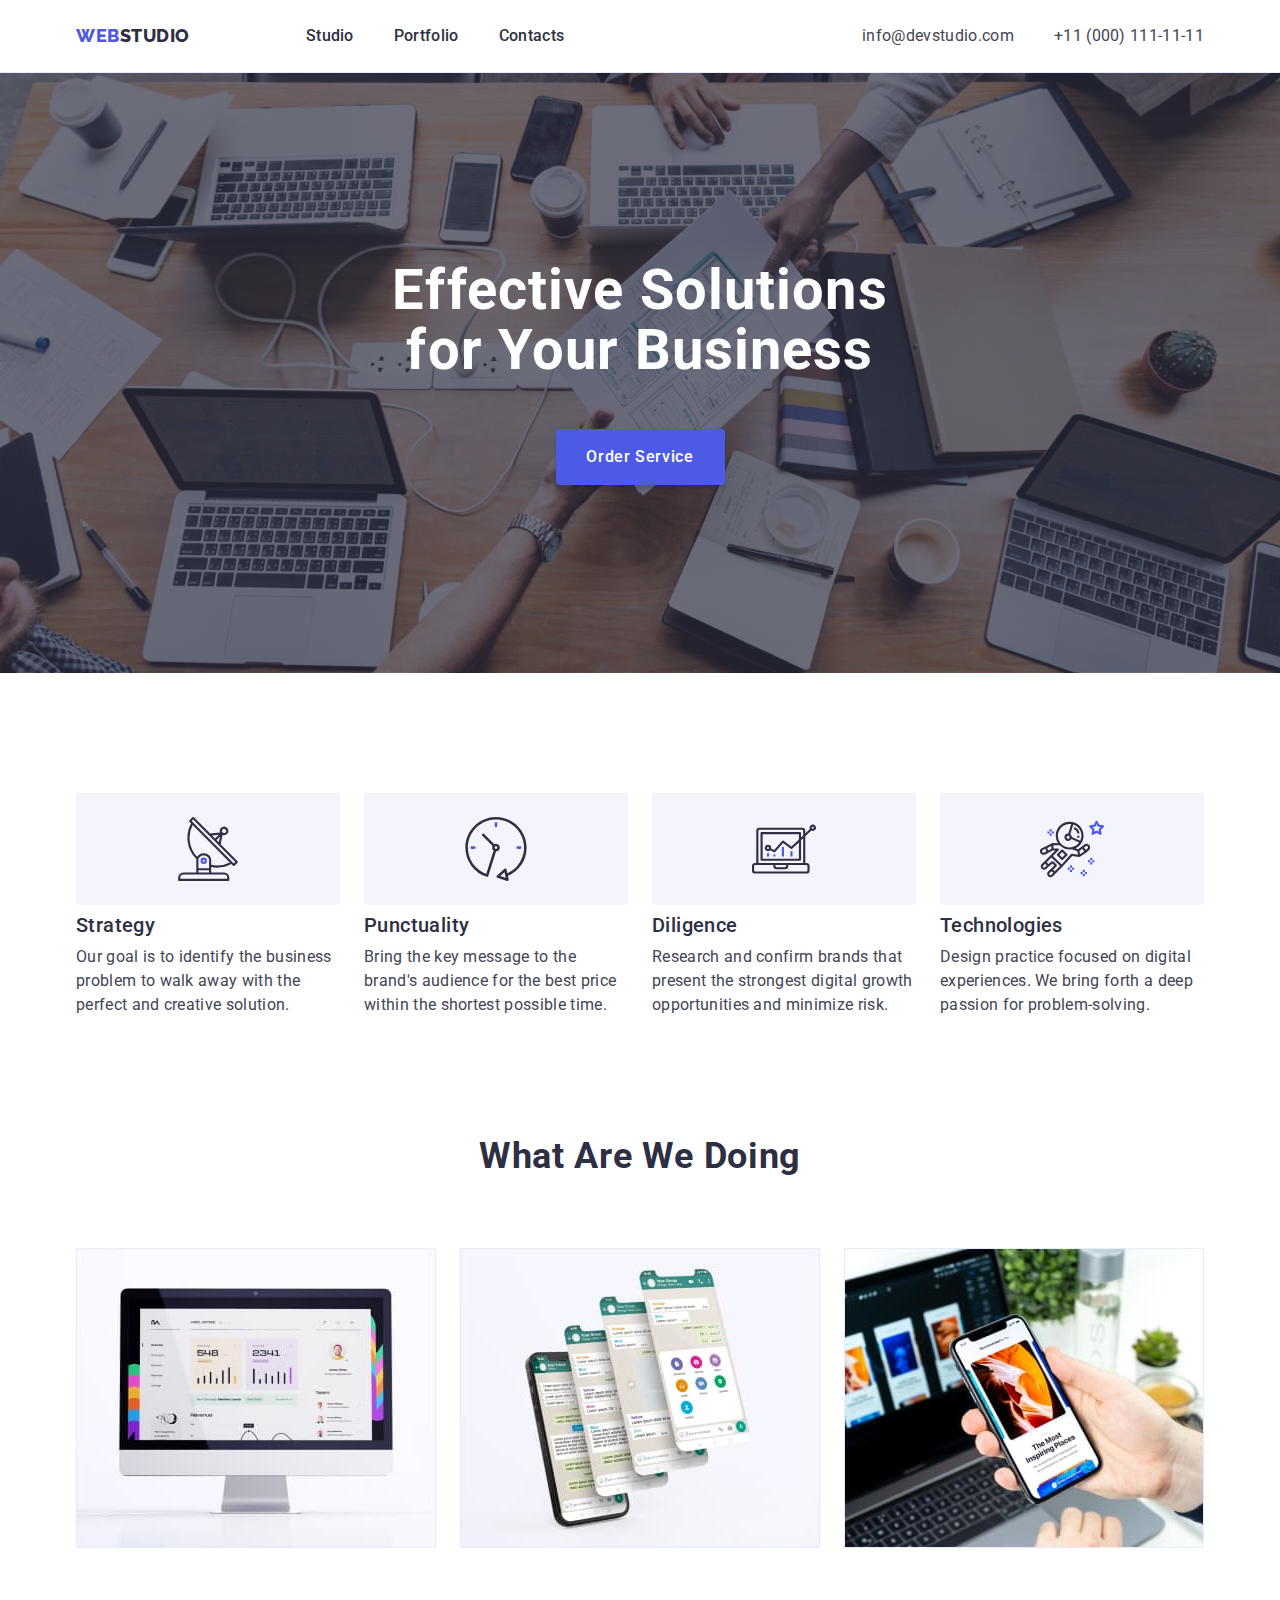
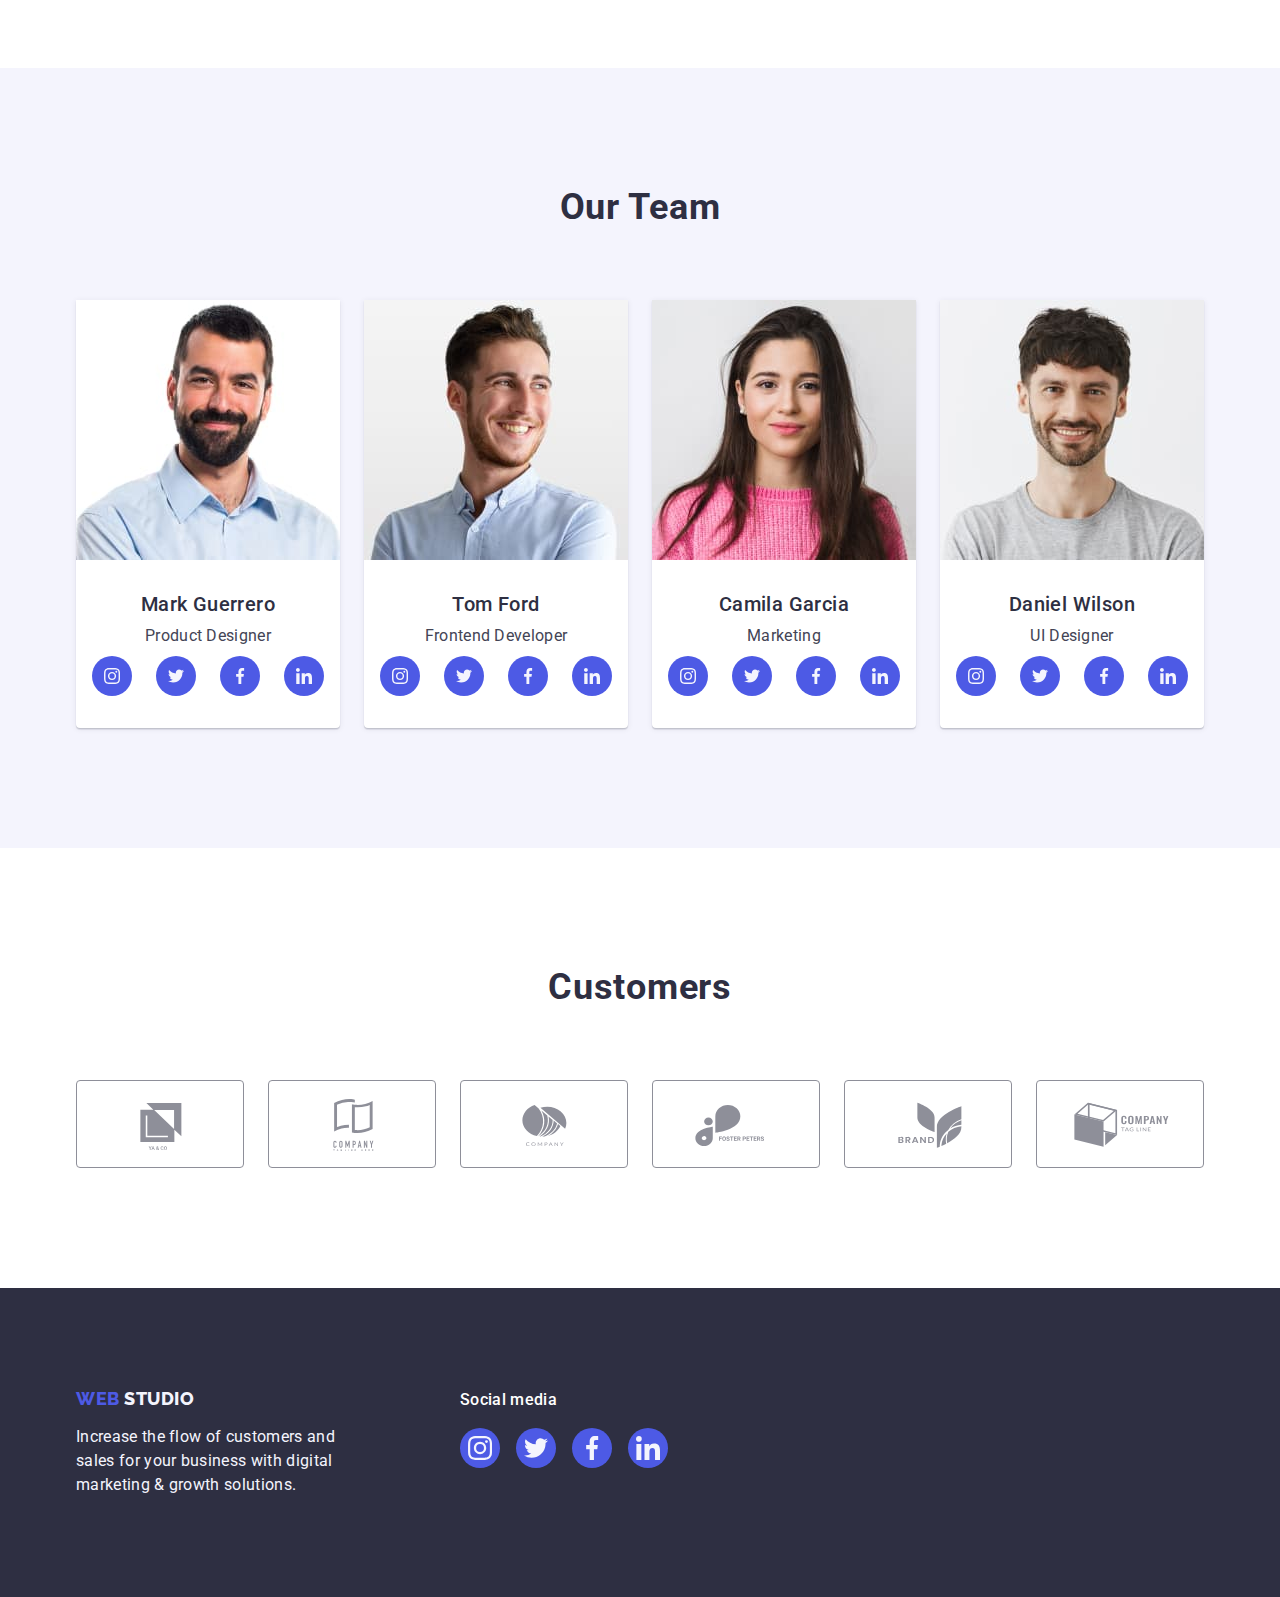
<file: index.html>
<!DOCTYPE html>
<html lang="en">
  <head>
    <meta charset="UTF-8" />
    <meta http-equiv="X-UA-Compatible" content="IE=edge" />
    <meta name="viewport" content="width=device-width, initial-scale=1.0" />
    <title>Document</title>

    <link
      rel="stylesheet"
      href="https://cdn.jsdelivr.net/npm/modern-normalize@1.1.0/modern-normalize.min.css"
    />

    <link rel="stylesheet" href="./css/styles.css" />
    <link rel="preconnect" href="https://fonts.googleapis.com" />
    <link rel="preconnect" href="https://fonts.gstatic.com" crossorigin />
    <link
      href="https://fonts.googleapis.com/css2?family=Raleway:wght@800&family=Roboto:wght@400;500;700&display=swap"
      rel="stylesheet"
    />
  </head>
  <body class="body">
    <header class="header-page">
      <div class="header-container container">
        <nav class="header-nav">
          <a class="logo link" href="./index.html"
            >Web<span class="logo-dark">Studio</span></a
          >
          <ul class="header-nav-list list">
            <li><a class="link header-link" href="./index.html">Studio</a></li>
            <li>
              <a class="link header-link" href="./portfolio.html">Portfolio</a>
            </li>
            <li><a class="link header-link" href="">Contacts</a></li>
          </ul>
        </nav>
        <address class="link">
          <ul class="header-nav list">
            <li>
              <a class="link header-contact" href="mailto:info@devstudio.com"
                >info@devstudio.com</a
              >
            </li>
            <li>
              <a class="link header-contact" href="tel:+110001111111"
                >+11 (000) 111-11-11</a
              >
            </li>
          </ul>
        </address>
      </div>
    </header>
    <main>
      <section class="dark-bg hero-images title-container">
        <div class="container">
          <h1 class="title">Effective Solutions for Your Business</h1>

          <button class="btn" type="button">Order Service</button>
        </div>
      </section>
      <section class="section-studio">
        <div class="container about-container">
          <h2 class="caption visually-hidden" hidden>Our advantages</h2>
          <ul class="container-list list">
            <li class="subtitle">
              <div class="section-icon about-icon">
                <svg class="" width="64" height="64">
                  <use href="./images/icons.svg#icon-antenna"></use>
                </svg>
              </div>
              <h3 class="uppertitle">Strategy</h3>
              <p class="text">
                Our goal is to identify the business problem to walk away with
                the perfect and creative solution.
              </p>
            </li>
            <li class="subtitle">
              <div class="section-icon about-icon">
                <svg class="" width="64" height="64">
                  <use href="./images/icons.svg#icon-clock"></use>
                </svg>
              </div>
              <h3 class="uppertitle">Punctuality</h3>
              <p class="text">
                Bring the key message to the brand's audience for the best price
                within the shortest possible time.
              </p>
            </li>
            <li class="subtitle">
              <div class="about-icon section-icon">
                <svg class="" width="64" height="64">
                  <use href="./images/icons.svg#icon-diagram"></use>
                </svg>
              </div>
              <h3 class="uppertitle">Diligence</h3>
              <p class="text">
                Research and confirm brands that present the strongest digital
                growth opportunities and minimize risk.
              </p>
            </li>
            <li class="subtitle">
              <div class="section-icon about-icon">
                <svg class="" width="64" height="64">
                  <use href="./images/icons.svg#icon-astronaut"></use>
                </svg>
              </div>
              <h3 class="uppertitle">Technologies</h3>
              <p class="text">
                Design practice focused on digital experiences. We bring forth a
                deep passion for problem-solving.
              </p>
            </li>
          </ul>
        </div>
      </section>
      <section class="section-pic">
        <div class="container">
          <h2 class="caption">What are we doing</h2>
          <ul class="list images-list">
            <li class="pic">
              <img
                src="./images/img1.jpg"
                width="360"
                height="300"
                alt="computer screen"
              />
            </li>
            <li class="pic">
              <img
                src="./images/img2.jpg"
                width="360"
                height="300"
                alt="smartphone"
              />
            </li>
            <li class="pic">
              <img
                src="./images/img3.jpg"
                width="360"
                height="300"
                alt="phone in hand"
              />
            </li>
          </ul>
        </div>
      </section>
      <section class="light-bg section-studio">
        <div class="container">
          <h2 class="caption">Our Team</h2>
          <ul class="list team-list">
            <li class="picture team-item team-card">
              <img
                src="./images/img4.jpg"
                width="264"
                height="260"
                alt="Mark Guerrero"
              />
              <div class="team-wrapper">
                <h3 class="uppertitle team-uppertitle">Mark Guerrero</h3>
                <p class="text team-text">Product Designer</p>

                <ul class="list social">
                  <li class="social-item">
                    <a
                      class="social-link link"
                      href="https://instagram.com"
                      target="_blank"
                      rel="noopener noreferrer"
                    >
                      <svg class="social-icon" width="16" height="16">
                        <use href="./images/icons.svg#icon-instagram"></use>
                      </svg>
                    </a>
                  </li>

                  <li class="social-item">
                    <a
                      class="social-link link"
                      href="https://twitter.com"
                      target="_blank"
                      rel="noopener noreferrer"
                    >
                      <svg class="social-icon" width="16" height="16">
                        <use href="./images/icons.svg#icon-twitter"></use>
                      </svg>
                    </a>
                  </li>
                  <li class="social-item">
                    <a
                      class="social-link link"
                      href="https://facebook.com"
                      target="_blank"
                      rel="noopener noreferrer"
                    >
                      <svg class="social-icon" width="16" height="16">
                        <use href="./images/icons.svg#icon-facebook"></use>
                      </svg>
                    </a>
                  </li>
                  <li class="social-item">
                    <a
                      class="social-link link"
                      href="https://linkedin.com"
                      target="_blank"
                      rel="noopener noreferrer"
                    >
                      <svg class="social-icon" width="16" height="16">
                        <use href="./images/icons.svg#icon-linkedin"></use>
                      </svg>
                    </a>
                  </li>
                </ul>
              </div>
            </li>
            <li class="picture team-item team-card">
              <img
                src="./images/img5.jpg"
                width="264"
                height="260"
                alt="Tom Ford"
              />
              <div class="team-wrapper">
                <h3 class="uppertitle team-uppertitle">Tom Ford</h3>
                <p class="text team-text">Frontend Developer</p>
                <ul class="list social">
                  <li class="social-item">
                    <a
                      class="social-link link"
                      href="https://instagram.com"
                      target="_blank"
                      rel="noopener noreferrer"
                    >
                      <svg class="social-icon" width="16" height="16">
                        <use href="./images/icons.svg#icon-instagram"></use>
                      </svg>
                    </a>
                  </li>

                  <li class="social-item">
                    <a
                      class="social-link link"
                      href="https://twitter.com"
                      target="_blank"
                      rel="noopener noreferrer"
                    >
                      <svg class="social-icon" width="16" height="16">
                        <use href="./images/icons.svg#icon-twitter"></use>
                      </svg>
                    </a>
                  </li>
                  <li class="social-item">
                    <a
                      class="social-link link"
                      href="https://facebook.com"
                      target="_blank"
                      rel="noopener noreferrer"
                    >
                      <svg class="social-icon" width="16" height="16">
                        <use href="./images/icons.svg#icon-facebook"></use>
                      </svg>
                    </a>
                  </li>
                  <li class="social-item">
                    <a
                      class="social-link link"
                      href="https://linkedin.com"
                      target="_blank"
                      rel="noopener noreferrer"
                    >
                      <svg class="social-icon" width="16" height="16">
                        <use href="./images/icons.svg#icon-linkedin"></use>
                      </svg>
                    </a>
                  </li>
                </ul>
              </div>
            </li>
            <li class="picture team-item team-card">
              <img
                src="./images/img6.jpg"
                width="264"
                height="260"
                alt="Camila Garcia"
              />
              <div class="team-wrapper">
                <h3 class="uppertitle team-uppertitle">Camila Garcia</h3>
                <p class="text team-text">Marketing</p>
                <ul class="list social">
                  <li class="social-item">
                    <a
                      class="social-link link"
                      href="https://instagram.com"
                      target="_blank"
                      rel="noopener noreferrer"
                    >
                      <svg class="social-icon" width="16" height="16">
                        <use href="./images/icons.svg#icon-instagram"></use>
                      </svg>
                    </a>
                  </li>

                  <li class="social-item">
                    <a
                      class="social-link link"
                      href="https://twitter.com"
                      target="_blank"
                      rel="noopener noreferrer"
                    >
                      <svg class="social-icon" width="16" height="16">
                        <use href="./images/icons.svg#icon-twitter"></use>
                      </svg>
                    </a>
                  </li>
                  <li class="social-item">
                    <a
                      class="social-link link"
                      href="https://facebook.com"
                      target="_blank"
                      rel="noopener noreferrer"
                    >
                      <svg class="social-icon" width="16" height="16">
                        <use href="./images/icons.svg#icon-facebook"></use>
                      </svg>
                    </a>
                  </li>
                  <li class="social-item">
                    <a
                      class="social-link link"
                      href="https://linkedin.com"
                      target="_blank"
                      rel="noopener noreferrer"
                    >
                      <svg class="social-icon" width="16" height="16">
                        <use href="./images/icons.svg#icon-linkedin"></use>
                      </svg>
                    </a>
                  </li>
                </ul>
              </div>
            </li>
            <li class="picture team-item team-card">
              <img
                src="./images/img7.jpg"
                width="264"
                height="260"
                alt="Daniel Wilson"
              />
              <div class="team-wrapper">
                <h3 class="uppertitle team-uppertitle">Daniel Wilson</h3>
                <p class="text team-text">UI Designer</p>
                <ul class="list social">
                  <li class="social-item">
                    <a
                      class="social-link link"
                      href="https://instagram.com"
                      target="_blank"
                      rel="noopener noreferrer"
                    >
                      <svg class="social-icon" width="16" height="16">
                        <use href="./images/icons.svg#icon-instagram"></use>
                      </svg>
                    </a>
                  </li>

                  <li class="social-item">
                    <a
                      class="social-link link"
                      href="https://twitter.com"
                      target="_blank"
                      rel="noopener noreferrer"
                    >
                      <svg class="social-icon" width="16" height="16">
                        <use href="./images/icons.svg#icon-twitter"></use>
                      </svg>
                    </a>
                  </li>
                  <li class="social-item">
                    <a
                      class="social-link link"
                      href="https://facebook.com"
                      target="_blank"
                      rel="noopener noreferrer"
                    >
                      <svg class="social-icon" width="16" height="16">
                        <use href="./images/icons.svg#icon-facebook"></use>
                      </svg>
                    </a>
                  </li>
                  <li class="social-item">
                    <a
                      class="social-link link"
                      href="https://linkedin.com"
                      target="_blank"
                      rel="noopener noreferrer"
                    >
                      <svg class="social-icon" width="16" height="16">
                        <use href="./images/icons.svg#icon-linkedin"></use>
                      </svg>
                    </a>
                  </li>
                </ul>
              </div>
            </li>
          </ul>
        </div>
      </section>
      <section class="customers-container">
        <div class="container">
          <h2 class="caption">Customers</h2>

          <ul class="list customers">
            <li class="icon-list">
              <a class="icon-item" href="">
                <svg class="customers-icon" width="104" height="56">
                  <use href="./images/icons.svg#icon-Logo"></use>
                </svg>
              </a>
            </li>
            <li class="icon-list">
              <a class="icon-item" href="">
                <svg class="customers-icon" width="104" height="56">
                  <use href="./images/icons.svg#icon-Logo-1"></use>
                </svg>
              </a>
            </li>
            <li class="icon-list">
              <a class="icon-item" href="">
                <svg class="customers-icon" width="104" height="56">
                  <use href="./images/icons.svg#icon-Logo-2"></use>
                </svg>
              </a>
            </li>
            <li class="icon-list">
              <a class="icon-item" href="">
                <svg class="customers-icon" width="104" height="56">
                  <use href="./images/icons.svg#icon-Logo-3"></use>
                </svg>
              </a>
            </li>
            <li class="icon-list">
              <a class="icon-item" href="">
                <svg class="customers-icon" width="104" height="56">
                  <use href="./images/icons.svg#icon-Logo-4"></use>
                </svg>
              </a>
            </li>
            <li class="icon-list">
              <a class="icon-item" href="">
                <svg class="customers-icon" width="104" height="56">
                  <use href="./images/icons.svg#icon-Logo-5"></use>
                </svg>
              </a>
            </li>
          </ul>
        </div>
      </section>
    </main>

    <footer class="dark-bg logo-footer">
      <div class="footer-link container">
        <div class="container-logo">
          <a class="logo link logo-text" href="./index.html"
            >Web <span class="logo-light">Studio</span></a
          >
          <p class="footer-text">
            Increase the flow of customers and sales for your business with
            digital marketing & growth solutions.
          </p>
        </div>
        <div class="container-icon">
          <p class="social-media">Social media</p>
          <ul class="list social-footer">
            <li class="social-item">
              <a
                class="social-link-footer"
                href="https://instagram.com"
                target="_blank"
                rel="noopener noreferrer"
              >
                <svg class="social-icon" width="24" height="24">
                  <use href="./images/icons.svg#icon-instagram"></use>
                </svg>
              </a>
            </li>

            <li class="social-item">
              <a
                class="social-link-footer"
                href="https://twitter.com"
                target="_blank"
                rel="noopener noreferrer"
              >
                <svg class="social-icon" width="24" height="24">
                  <use href="./images/icons.svg#icon-twitter"></use>
                </svg>
              </a>
            </li>
            <li class="social-item">
              <a
                class="social-link-footer"
                href="https://facebook.com"
                target="_blank"
                rel="noopener noreferrer"
              >
                <svg class="social-icon" width="24" height="24">
                  <use href="./images/icons.svg#icon-facebook"></use>
                </svg>
              </a>
            </li>
            <li class="social-item">
              <a
                class="social-link-footer"
                href="https://linkedin.com"
                target="_blank"
                rel="noopener noreferrer"
              >
                <svg class="social-icon" width="24" height="24">
                  <use href="./images/icons.svg#icon-linkedin"></use>
                </svg>
              </a>
            </li>
          </ul>
        </div>
      </div>
    </footer>
  </body>
</html>
</file>
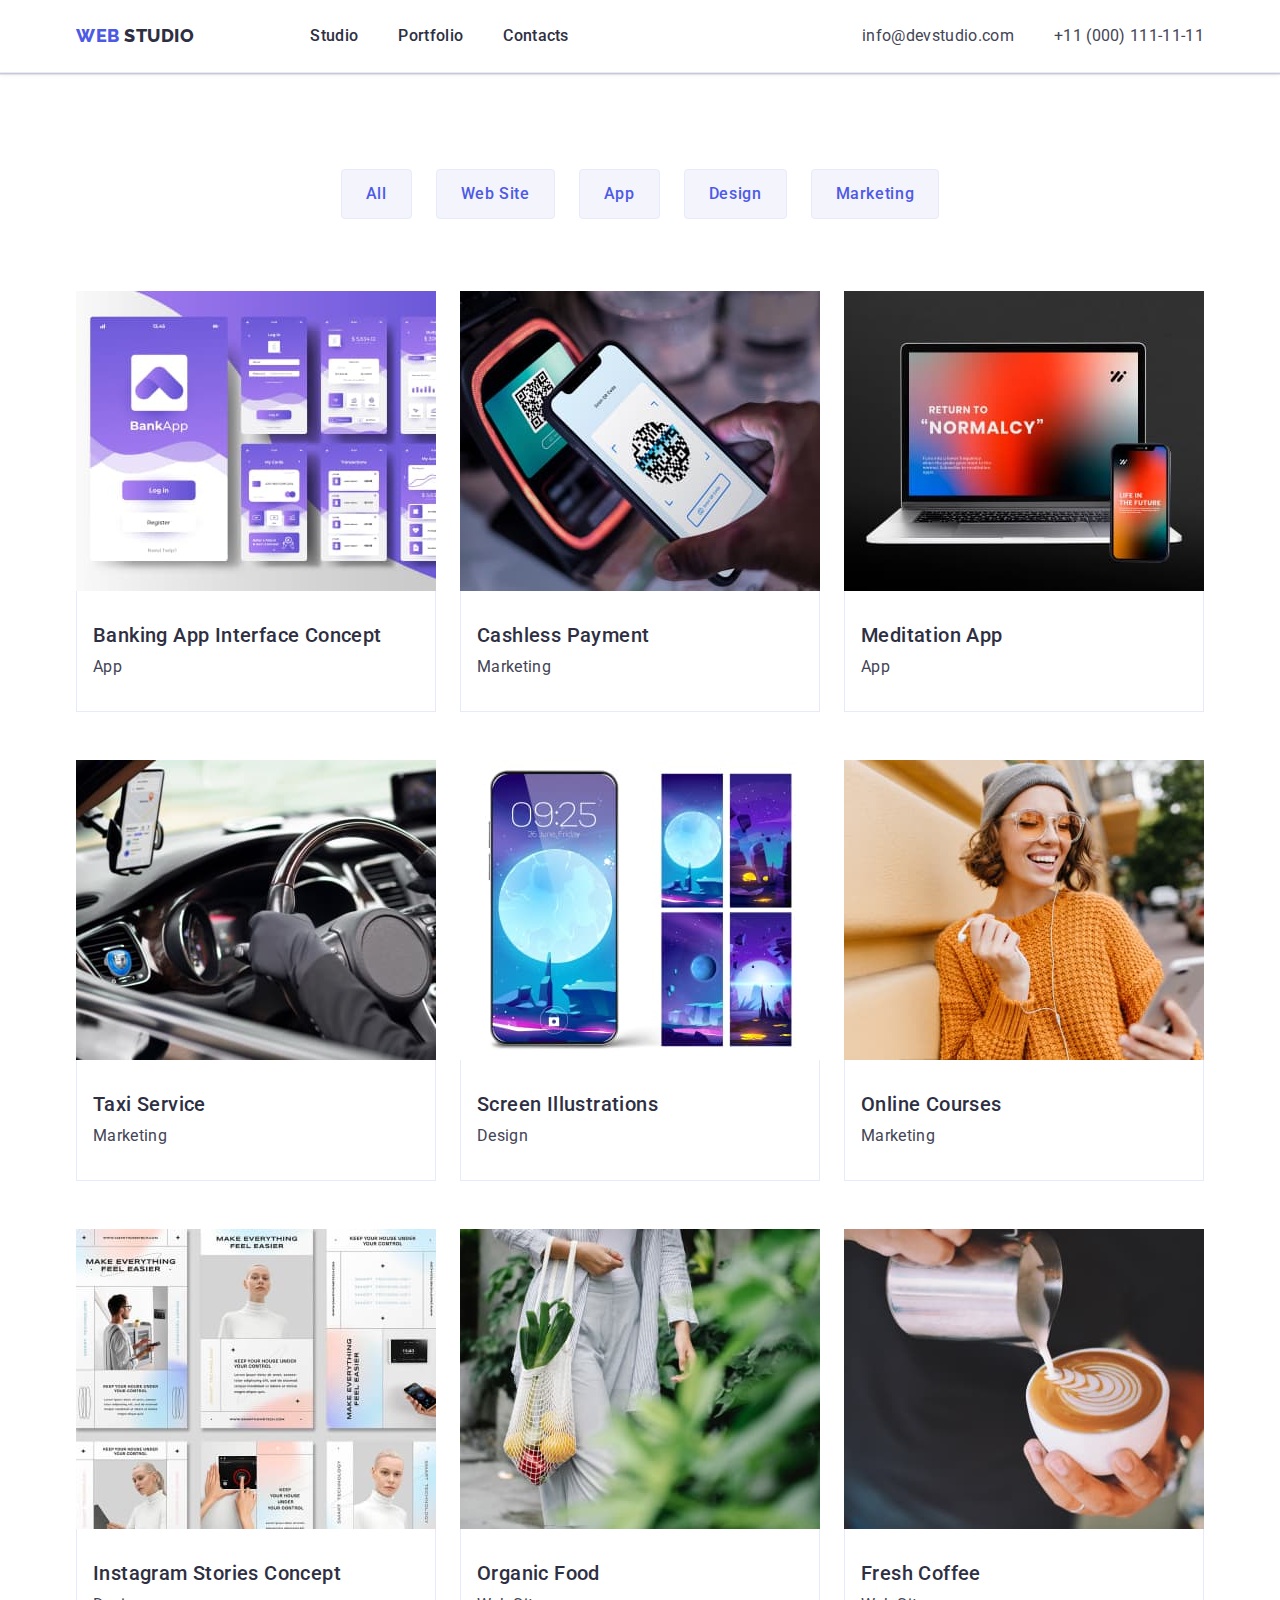
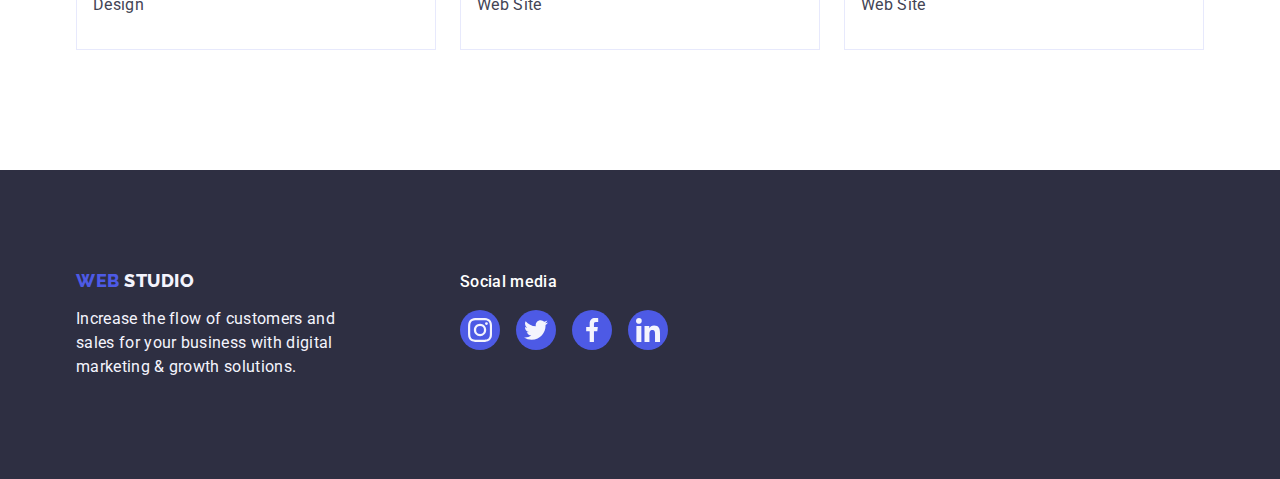
<file: portfolio.html>
<!DOCTYPE html>
<html lang="en">
  <head>
    <meta charset="UTF-8" />
    <meta http-equiv="X-UA-Compatible" content="IE=edge" />
    <meta name="viewport" content="width=device-width, initial-scale=1.0" />
    <title>Document</title>

    <link
      rel="stylesheet"
      href="https://cdn.jsdelivr.net/npm/modern-normalize@1.1.0/modern-normalize.min.css"
    />

    <link rel="stylesheet" href="./css/styles.css" />
    <link rel="preconnect" href="https://fonts.googleapis.com" />
    <link rel="preconnect" href="https://fonts.gstatic.com" crossorigin />
    <link
      href="https://fonts.googleapis.com/css2?family=Raleway:wght@800&family=Roboto:wght@400;500;700&display=swap"
      rel="stylesheet"
    />
  </head>

  <body class="body">
    <header class="header-page">
      <div class="header-container container">
        <nav class="header-nav">
          <a class="logo link" href="./index.html"
            >Web <span class="logo-dark">Studio</span></a
          >
          <ul class="header-nav-list list">
            <li><a class="link header-link" href="./index.html">Studio</a></li>
            <li>
              <a class="link header-link" href="./portfolio.html">Portfolio</a>
            </li>
            <li><a class="link header-link" href="">Contacts</a></li>
          </ul>
        </nav>
        <address class="link">
          <ul class="header-nav list">
            <li>
              <a class="link header-contact" href="mailto:info@devstudio.com"
                >info@devstudio.com</a
              >
            </li>
            <li>
              <a class="link header-contact" href="tel:+110001111111"
                >+11 (000) 111-11-11</a
              >
            </li>
          </ul>
        </address>
      </div>
    </header>

    <main>
      <section class="portfolio-section">
        <div class="container container-item">
          <h1 class="visually-hidden" hidden>Portfolio</h1>

          <ul class="list btn-list">
            <li><button class="bth-portfolio" type="button">All</button></li>
            <li>
              <button class="bth-portfolio" type="button">Web Site</button>
            </li>
            <li><button class="bth-portfolio" type="button">App</button></li>
            <li>
              <button class="bth-portfolio" type="button">Design</button>
            </li>
            <li>
              <button class="bth-portfolio" type="button">Marketing</button>
            </li>
          </ul>

          <ul class="list card">
            <li class="card-item">
              <a class="link card-link" href="">
                <img
                  src="./images/hw-02/img-1.jpg"
                  width="360"
                  height="300"
                  alt="Banking App Interface Concept"
                />
                <div class="card-wrapper">
                  <h2 class="uppertitle">Banking App Interface Concept</h2>
                  <p class="text">App</p>
                </div>
              </a>
            </li>
            <li class="card-item">
              <a class="link card-link" href="">
                <img
                  src="./images/hw-02/img-2.jpg"
                  width="360"
                  height="300"
                  alt="Cashless Payment"
                />
                <div class="card-wrapper">
                  <h2 class="uppertitle">Cashless Payment</h2>
                  <p class="text">Marketing</p>
                </div>
              </a>
            </li>
            <li class="card-item">
              <a class="link card-link" href="">
                <img
                  src="./images/hw-02/img-3.jpg"
                  width="360"
                  height="300"
                  alt="Meditation App"
                />
                <div class="card-wrapper">
                  <h2 class="uppertitle">Meditation App</h2>
                  <p class="text">App</p>
                </div>
              </a>
            </li>
            <li class="card-item">
              <a class="link card-link" href="">
                <img
                  src="./images/hw-02/img-4.jpg"
                  width="360"
                  height="300"
                  alt="Taxi Service"
                />
                <div class="card-wrapper">
                  <h2 class="uppertitle">Taxi Service</h2>
                  <p class="text">Marketing</p>
                </div>
              </a>
            </li>
            <li class="card-item">
              <a class="link card-link" href="">
                <img
                  src="./images/hw-02/img-5.jpg"
                  width="360"
                  height="300"
                  alt="Screen Illustrations"
                />
                <div class="card-wrapper">
                  <h2 class="uppertitle">Screen Illustrations</h2>
                  <p class="text">Design</p>
                </div>
              </a>
            </li>
            <li class="card-item">
              <a class="link card-link" href="">
                <img
                  src="./images/hw-02/img-6.jpg"
                  width="360"
                  height="300"
                  alt="Online Courses"
                />
                <div class="card-wrapper">
                  <h2 class="uppertitle">Online Courses</h2>
                  <p class="text">Marketing</p>
                </div>
              </a>
            </li>
            <li class="card-item">
              <a class="link card-link" href="">
                <img
                  src="./images/hw-02/img-7.jpg"
                  width="360"
                  height="300"
                  alt="Instagram Stories Concept"
                />
                <div class="card-wrapper">
                  <h2 class="uppertitle">Instagram Stories Concept</h2>
                  <p class="text">Design</p>
                </div>
              </a>
            </li>
            <li class="card-item">
              <a class="link card-link" href="">
                <img
                  src="./images/hw-02/img-8.jpg"
                  width="360"
                  height="300"
                  alt="Organic Food"
                />
                <div class="card-wrapper">
                  <h2 class="uppertitle">Organic Food</h2>
                  <p class="text">Web Site</p>
                </div>
              </a>
            </li>
            <li class="card-item">
              <a class="link card-link" href="">
                <img
                  src="./images/hw-02/img-9.jpg"
                  width="360"
                  height="300"
                  alt="Fresh Coffee"
                />
                <div class="card-wrapper">
                  <h2 class="uppertitle">Fresh Coffee</h2>
                  <p class="text">Web Site</p>
                </div>
              </a>
            </li>
          </ul>
        </div>
      </section>
    </main>
    <footer class="dark-bg logo-footer">
      <div class="footer-link container">
        <div class="container-logo">
          <a class="logo link logo-text" href="./portfolio.html"
            >Web <span class="logo-light">Studio</span></a
          >
          <p class="footer-text">
            Increase the flow of customers and sales for your business with
            digital marketing & growth solutions.
          </p>
        </div>
        <div class="container-icon">
          <p class="social-media">Social media</p>
          <ul class="list social-footer">
            <li class="social-item">
              <a
                class="social-link link"
                href="https://instagram.com"
                target="_blank"
                rel="noopener noreferrer"
              >
                <svg class="social-icon" width="24" height="24">
                  <use href="./images/icons.svg#icon-instagram"></use>
                </svg>
              </a>
            </li>

            <li class="social-item">
              <a
                class="social-link link"
                href="https://twitter.com"
                target="_blank"
                rel="noopener noreferrer"
              >
                <svg class="social-icon" width="24" height="24">
                  <use href="./images/icons.svg#icon-twitter"></use>
                </svg>
              </a>
            </li>
            <li class="social-item">
              <a
                class="social-link link"
                href="https://facebook.com"
                target="_blank"
                rel="noopener noreferrer"
              >
                <svg class="social-icon" width="24" height="24">
                  <use href="./images/icons.svg#icon-facebook"></use>
                </svg>
              </a>
            </li>
            <li class="social-item">
              <a
                class="social-link link"
                href="https://linkedin.com"
                target="_blank"
                rel="noopener noreferrer"
              >
                <svg class="social-icon" width="24" height="24">
                  <use href="./images/icons.svg#icon-linkedin"></use>
                </svg>
              </a>
            </li>
          </ul>
        </div>
      </div>
    </footer>
  </body>
</html>
</file>
<file: css/styles.css>
:root {
  --primary-font: Roboto, sans-serif;
  --secondary-font: Raleway, sans-serif;
  --main-txt-cl: #434455;
  --light-txt-cl: #ffffff;
  --accent-txt-cl: #4d5ae5;
  --okean-active-btn: #404bbf;
  --logo-dark-txt-container: #2e2f42;
  --logo-btn-txt: #f4f4fd;
  --light-bg-container: #f4f4fd;
  --icon: #8e8f99;
}

.body {
  font-family: var(--primary-font);
  font-size: 16px;
  line-height: 1.5;
  letter-spacing: 0.02em;
  color: var(--main-txt-cl);
  background-color: var(--light-txt-cl);
}



h1,
h2,
h3,
h4,
h5,
h6,
p {
  margin: 0;
}

ul,
ol {
  margin: 0;
}
img {
  display: block;
  max-width: 100%;
  height: auto;
}
.container {
  width: 1158px;
  margin-left: auto;
  margin-right: auto;
  padding-left: 15px;
  padding-right: 15px;
}
.container-item {
  border-top: none;
}

.list {
  border-top: none;
  list-style: none;
  font-style: normal;
  padding: 0;
  margin: 0;
}
.link {
  display: inline-block;
  text-decoration: none;
  font-style: normal;
}
button {
  font-style: inherit;
  color: currentColor;
  cursor: pointer;
}
.btn {
  display: block;
  margin-left: auto;
  margin-right: auto;
  margin-top: 48px;
  min-width: 169px;
  font-family: var(--primary-font);
  font-weight: 500;
  font-size: 16px;
  line-height: 1.5;
  display: block;
  align-items: center;
  letter-spacing: 0.04em;
  color: var(--light-txt-cl);
  background-color: var(--accent-txt-cl);
  box-shadow: 0px 4px 4px rgba(0, 0, 0, 0.15);
  cursor: pointer;
  height: 56px;
  border: none;
  border-radius: 4px;
}
.btn:hover,
.btn:focus {
  background-color: var(--okean-active-btn);
}
.bth-portfolio {
  padding: 12px 24px;

  font-family: var(--primary-font);
  font-weight: 500;
  font-size: 16px;
  line-height: 1.5;
  letter-spacing: 0.04em;
  color: var(--accent-txt-cl);
  background-color: var(--logo-btn-txt);
  cursor: pointer;
  border: 1px solid #e7e9fc;
  border-radius: 4px;
}
.bth-portfolio:focus,
.bth-portfolio:hover {
  background-color: #404bbf;
  color: #ffffff;
  border: 1px solid transparent;
  box-shadow: 0px 3px 1px rgba(0, 0, 0, 0.1), 0px 2px 1px rgba(0, 0, 0, 0.08),
    0px 2px 2px rgba(0, 0, 0, 0.12);
  border-radius: 4px;
}

.bth-portfolio:hover,
.btn-portfolio:focus {
  background-color: #404bbf;
  color: #ffffff;
  border: 1px solid transparent;
}

.title {
  margin-bottom: 48px;
  margin-left: auto;
  margin-right: auto;
  max-width: 496px;
  display: block;
  font-family: var(--primary-font);
  font-weight: 700;
  font-size: 56px;
  line-height: 1.07;
  text-align: center;
  letter-spacing: 0.02em;
  color: var(--light-txt-cl);
}

.dark-bg {
  background: var(--logo-dark-txt-container);
}
.hero-images {
  max-width: 1440px;
  margin-left: auto;
  margin-right: auto;
  background: var(--logo-dark-txt-container);
  background-image: linear-gradient(
      rgba(46, 47, 66, 0.7),
      rgba(46, 47, 66, 0.7)
    ),
    url(../images/hero-images/people-office.jpg);
  background-repeat: no-repeat;
  background-position: center;
  background-size: cover;
}

.footer-text {
  width: 264px;
  font-family: var(--primary-font);
  font-weight: 400;
  font-size: 16px;
  line-height: 1.5;
  letter-spacing: 0.02em;
  color: var(--logo-btn-txt);
}
.social-media {
  font-family: "Roboto";
  font-style: normal;
  font-weight: 500;
  font-size: 16px;
  line-height: 1.5;
  letter-spacing: 0.02em;
  color: var(--light-txt-cl);
}
.social-footer {
  display: flex;
  gap: 16px;
}
.social-media {
  margin-bottom: 16px;
}
.social-item {
  width: 40px;
  height: 40px;
}

.footer-link {
  display: flex;
  gap: 120px;
  align-items: baseline;
}
.container-logo {
  width: 264px;
}
.container-icon {
  width: 208px;
}
.logo {
  margin-right: 76px;
  font-family: var(--secondary-font);
  font-weight: 800;
  font-size: 18px;
  line-height: 1.17;
  letter-spacing: 0.03em;
  text-transform: uppercase;
  color: var(--accent-txt-cl);
  text-decoration: none;
}
.logo-dark {
  color: var(--logo-dark-txt-container);
}
.logo-light {
  color: var(--logo-btn-txt);
}
.logo-text {
  margin-bottom: 16px;
}
.logo-footer {
  padding-top: 100px;
  padding-bottom: 100px;
}
.header-link {
  padding-top: 24px;
  padding-bottom: 24px;
  font-family: var(--primary-font);
  font-weight: 500;
  font-size: 16px;
  line-height: 1.5;
  letter-spacing: 0.02em;
  color: var(--logo-dark-txt-container);
}
.header-contact {
  font-family: var(--primary-font);
  font-weight: 400;
  font-size: 16px;
  line-height: 1.5;
  letter-spacing: 0.02em;
  color: var(--main-txt-cl);
  font-style: normal;
}

.header-link:hover,
.header-link:focus,
.header-contact:hover,
.header-contact:focus {
  color: var(--okean-active-btn);
}

.header-container {
  display: flex;
  align-items: center;
  border-top: none;
}
.header-page {
  border-bottom: 1px solid #e7e9fc;
  box-shadow: 0px 2px 1px rgba(46, 47, 66, 0.08),
    0px 1px 1px rgba(46, 47, 66, 0.16), 0px 1px 6px rgba(46, 47, 66, 0.08);
}
.header-nav-list {
  display: flex;
  align-items: center;
  gap: 40px;
}
.header-nav {
  align-items: center;
  margin-right: auto;
  display: flex;
  gap: 40px;
}

.section-studio {
  padding-top: 120px;
  padding-bottom: 120px;
}
.section-pic {
  padding-bottom: 120px;
}

.title-container {
  padding-top: 188px;
  padding-bottom: 188px;
}
.section-icon {
  background: #f4f4fd;
  border-radius: 4px;
  width: 264px;
  height: 112px;
}
.about-icon {
  display: flex;
  justify-content: center;
  align-items: center;
  margin-bottom: 8px;
}

.uppertitle {
  margin-bottom: 8px;
  font-family: var(--primary-font);
  font-weight: 500;
  font-size: 20px;
  line-height: 1.2;
  letter-spacing: 0.02em;
  color: var(--logo-dark-txt-container);
}
.caption {
  margin-bottom: 72px;
  font-family: var(--primary-font);
  font-weight: 700;
  font-size: 36px;
  line-height: 1.1;
  text-align: center;
  letter-spacing: 0.02em;
  text-transform: capitalize;
  color: var(--logo-dark-txt-container);
}
.visually-hidden {
  position: absolute;
  width: 1px;
  height: 1px;
  margin: -1px;
  border: 0;
  padding: 0;
  white-space: nowrap;
  clip-path: inset(100%);
  clip: rect(0 0 0 0);
  overflow: hidden;
}
.light-bg {
  background: var(--light-bg-container);
}
.text {
  font-family: var(--primary-font);
  font-style: normal;
  font-weight: 400;
  font-size: 16px;
  line-height: 1.5;
  letter-spacing: 0.02em;
  color: var(--main-txt-cl);
}
.picture {
  background-color: var(--light-txt-cl);
  box-shadow: 0px 1px 6px rgba(46, 47, 66, 0.08),
    0px 1px 1px rgba(46, 47, 66, 0.16), 0px 2px 1px rgba(46, 47, 66, 0.08);
}

.container-list {
  display: flex;
  flex-wrap: wrap;
  gap: 24px;
}
.subtitle {
  width: 264px;
}
.images-list {
  display: flex;
  flex-wrap: wrap;
  gap: 24px;
}
.pic {
  width: 360px;
}
.team-list {
  display: flex;
  flex-wrap: wrap;
  gap: 24px;
}
.team-item {
  width: calc((100% - (24px * 3)) / 4);
}
.team-wrapper {
  padding: 32px 0;
}
.team-card {
  border-top-left-radius: 0px;
  border-top-right-radius: 0px;
  border-bottom-right-radius: 4px;
  border-bottom-left-radius: 4px;
}
.team-uppertitle {
  text-align: center;
}
.team-text {
  text-align: center;
  margin-bottom: 8px;
}
.social {
  display: flex;
  flex-wrap: wrap;
  justify-content: center;
  gap: 24px;
}
.social-link {
  display: flex;
  justify-content: center;
  align-items: center;
  width: 40px;
  height: 40px;
  border-radius: 50%;
  background-color: #4d5ae5;
}
.social-link:hover,
.social-link:focus {
  background-color: var(--okean-active-btn);
}
.social-link-footer {
  display: flex;
  justify-content: center;
  align-items: center;
  width: 40px;
  height: 40px;
  border-radius: 50%;
  background-color: #4d5ae5;
}
.social-link-footer:hover,
.social-link-footer:focus {
  background-color: #31d0aa;
}

.social-icon {
  fill: #f4f4fd;
}

.btn-list {
  margin-bottom: 72px;
  display: flex;
  flex-wrap: wrap;
  justify-content: center;
  gap: 24px;
  border-top: none;
}
.portfolio-section {
  padding-top: 96px;
  padding-bottom: 120px;
}

.card {
  display: flex;
  flex-wrap: wrap;
  gap: 24px;
  row-gap: 48px;
}
.card-wrapper {
  padding: 32px 16px;
  border: 1px solid #e7e9fc;
  border-top: none;
}
.card-link {
  display: block;
}

.card-link:hover,
.card-link:focus {
  box-shadow: 0px 1px 6px rgba(46, 47, 66, 0.08),
    0px 1px 1px rgba(46, 47, 66, 0.16), 0px 2px 1px rgba(46, 47, 66, 0.08);
}

.socials-icon {
  background: #f4f4fd;
}

.customers {
  display: flex;
  justify-content: center;
  gap: 24px;
}
.customers-icon {
  fill: currentColor;
}
.icon-list {
  width: calc((100% - (24px * 5)) / 6);
}
.icon-item {
  fill: currentColor;
  display: flex;
  justify-content: center;
  align-items: center;
  border: 1px solid var(--icon);
  border-radius: 4px;
  color: var(--icon);
  width: 168px;
  height: 88px;
}
.icon-item:hover,
.icon-item:focus {
  border-color: #404bbf;
  fill: #404bbf;
}
.customers-container {
  padding-top: 120px;
  padding-bottom: 120px;
}
.customers-icon:hover,
.customers-icon:focus {
  fill: #404bbf;
  color: var(--icon);
}
.icon-item:hover,
.icon-item:focus {
  border-color: #404bbf;
  color: #404bbf;
}
</file>
